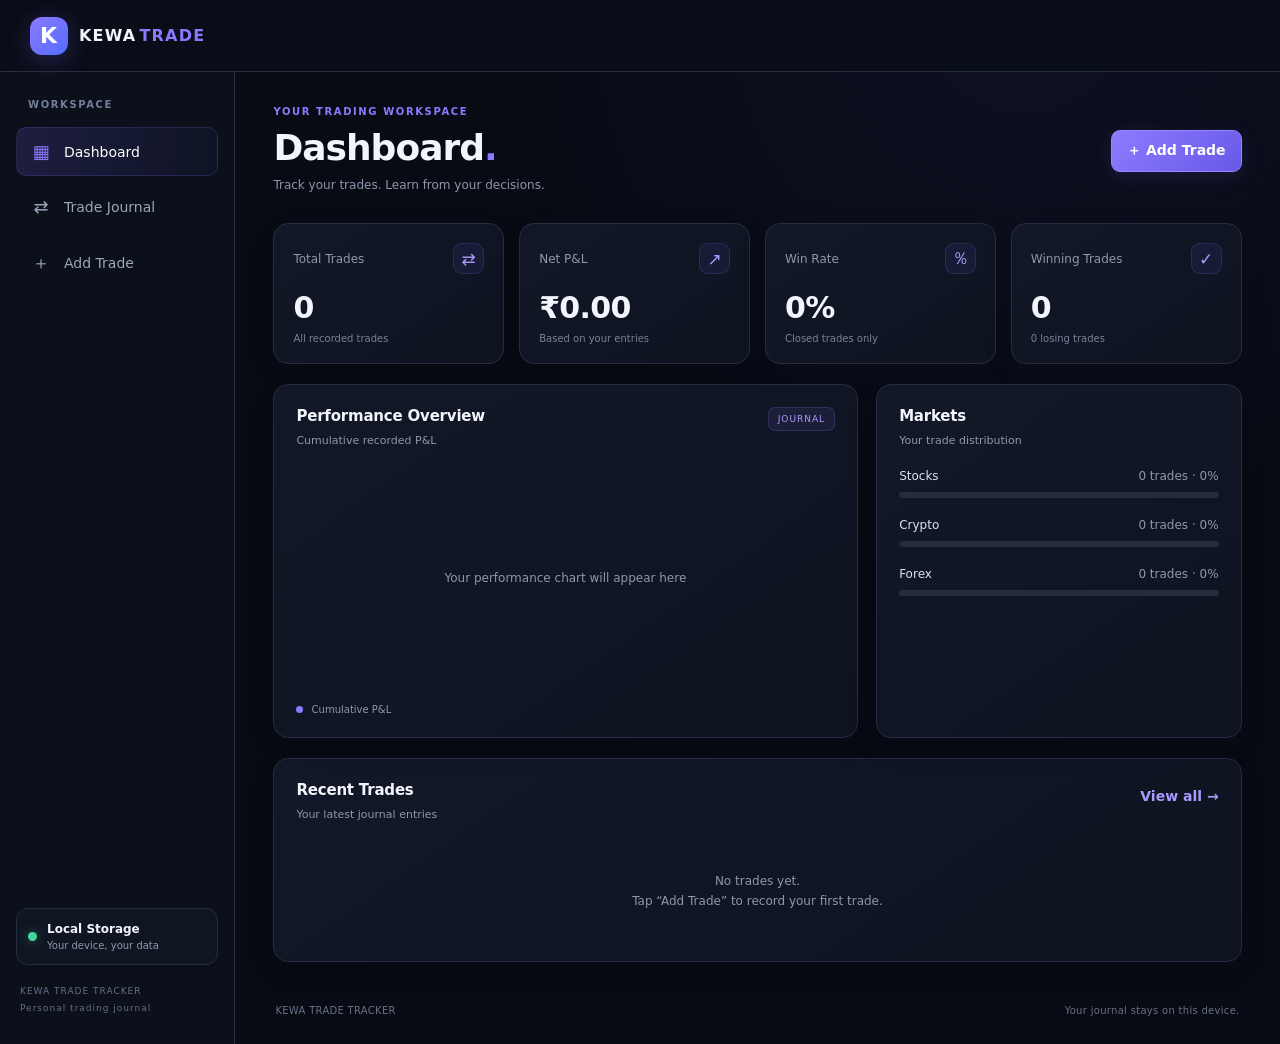
<file: index.html>
<!DOCTYPE html>
<html lang="en">
<head>
  <meta charset="UTF-8">
  <meta name="viewport" content="width=device-width, initial-scale=1.0">
  <meta name="theme-color" content="#080b14">
  <title>Kewa Trade Tracker</title>
  <link rel="stylesheet" href="./style.css">
  <link rel="manifest" href="./manifest.json">
<meta name="theme-color" content="#080812">
</head>
  <script>
  if ("serviceWorker" in navigator) {
    window.addEventListener("load", () => {
      navigator.serviceWorker.register("./sw.js")
        .catch((error) => {
          console.error("Service worker error:", error);
        });
    });
  }
  </script>
<body>

  <div class="app-shell">
    <header class="topbar">
      <a href="#dashboard" class="brand" data-page="dashboard">
        <span class="brand-icon">K</span>
        <span>KEWA<span class="brand-light">TRADE</span></span>
      </a>

      <button class="menu-btn" id="menuBtn" type="button"
        aria-label="Toggle navigation">☰</button>
    </header>

    <div class="layout">
      <aside class="sidebar" id="sidebar">
        <div class="side-label">WORKSPACE</div>

        <button class="nav-btn active" data-page="dashboard">
          <span>▦</span> Dashboard
        </button>
        <button class="nav-btn" data-page="trades">
          <span>⇄</span> Trade Journal
        </button>
        <button class="nav-btn" data-page="addTrade">
          <span>＋</span> Add Trade
        </button>

        <div class="sidebar-bottom">
          <div class="storage-card">
            <span class="status-dot"></span>
            <div>
              <strong>Local Storage</strong>
              <small>Your device, your data</small>
            </div>
          </div>
          <p class="side-note">KEWA TRADE TRACKER<br>Personal trading journal</p>
        </div>
      </aside>

      <main class="main-content">
        <section class="page active" id="dashboardPage">
          <div class="page-heading">
            <div>
              <div class="eyebrow">YOUR TRADING WORKSPACE</div>
              <h1>Dashboard<span class="heading-dot">.</span></h1>
              <p class="muted">Track your trades. Learn from your decisions.</p>
            </div>
            <button class="primary-btn" data-page="addTrade">＋ Add Trade</button>
          </div>

          <div class="stats-grid">
            <article class="stat-card">
              <div class="stat-top">
                <span>Total Trades</span><span class="stat-icon">⇄</span>
              </div>
              <div class="stat-value" id="totalTrades">0</div>
              <div class="stat-caption">All recorded trades</div>
            </article>

            <article class="stat-card">
              <div class="stat-top">
                <span>Net P&amp;L</span><span class="stat-icon">↗</span>
              </div>
              <div class="stat-value" id="netPnl">₹0.00</div>
              <div class="stat-caption">Based on your entries</div>
            </article>

            <article class="stat-card">
              <div class="stat-top">
                <span>Win Rate</span><span class="stat-icon">％</span>
              </div>
              <div class="stat-value" id="winRate">0%</div>
              <div class="stat-caption">Closed trades only</div>
            </article>

            <article class="stat-card">
              <div class="stat-top">
                <span>Winning Trades</span><span class="stat-icon">✓</span>
              </div>
              <div class="stat-value" id="winningTrades">0</div>
              <div class="stat-caption" id="losingCaption">0 losing trades</div>
            </article>
          </div>

          <div class="content-grid">
            <article class="panel">
              <div class="panel-heading">
                <div>
                  <h2>Performance Overview</h2>
                  <p class="muted">Cumulative recorded P&amp;L</p>
                </div>
                <span class="mini-badge">JOURNAL</span>
              </div>
              <div class="chart-wrap">
                <canvas id="performanceChart" aria-label="Trade performance chart"></canvas>
              </div>
              <div class="chart-legend">
                <span><i class="legend-dot"></i> Cumulative P&amp;L</span>
              </div>
            </article>

            <article class="panel">
              <div class="panel-heading">
                <div>
                  <h2>Markets</h2>
                  <p class="muted">Your trade distribution</p>
                </div>
              </div>
              <div id="marketBreakdown" class="market-list">
                <div class="empty-small">Your market breakdown will appear here.</div>
              </div>
            </article>
          </div>

          <article class="panel recent-panel">
            <div class="panel-heading">
              <div>
                <h2>Recent Trades</h2>
                <p class="muted">Your latest journal entries</p>
              </div>
              <button class="text-btn" data-page="trades">View all →</button>
            </div>
            <div id="recentTrades" class="trade-list"></div>
          </article>
        </section>

        <section class="page" id="tradesPage">
          <div class="page-heading">
            <div>
              <div class="eyebrow">YOUR RECORDS</div>
              <h1>Trade Journal<span class="heading-dot">.</span></h1>
              <p class="muted">Review and manage your manual entries.</p>
            </div>
            <button class="primary-btn" data-page="addTrade">＋ Add Trade</button>
          </div>

          <article class="panel">
            <div class="filters">
              <input id="searchTrades" type="search" placeholder="Search symbol..."
                aria-label="Search trades">
              <select id="filterMarket" aria-label="Filter by market">
                <option value="all">All markets</option>
                <option value="Stocks">Stocks</option>
                <option value="Crypto">Crypto</option>
                <option value="Forex">Forex</option>
              </select>
              <select id="filterResult" aria-label="Filter by result">
                <option value="all">All results</option>
                <option value="win">Winning</option>
                <option value="loss">Losing</option>
                <option value="open">Open</option>
              </select>
            </div>
            <div id="allTrades" class="trade-list"></div>
          </article>

          <article class="panel backup-panel">
            <div>
              <h2>Data Backup</h2>
              <p class="muted">Export a JSON backup of your journal.</p>
            </div>
            <div class="backup-actions">
              <button class="secondary-btn" id="exportBtn">Export Backup</button>
              <button class="secondary-btn" id="importBtn">Import Backup</button>
              <input type="file" id="importFile" accept=".json,application/json" hidden>
            </div>
          </article>
        </section>

        <section class="page" id="addTradePage">
          <div class="page-heading">
            <div>
              <div class="eyebrow">MANUAL ENTRY</div>
              <h1 id="formHeading">Add Trade<span class="heading-dot">.</span></h1>
              <p class="muted">Record a trade in your personal journal.</p>
            </div>
          </div>

          <form id="tradeForm" class="panel trade-form">
            <input type="hidden" id="tradeId">

            <div class="form-section-title">TRADE DETAILS</div>

            <div class="form-grid">
              <label>
                Market
                <select id="market" required>
                  <option value="Stocks">Stocks</option>
                  <option value="Crypto">Crypto</option>
                  <option value="Forex">Forex</option>
                </select>
              </label>

              <label>
                Symbol / Asset
                <input id="symbol" type="text" placeholder="e.g. RELIANCE, BTCUSDT, EURUSD" required maxlength="30">
              </label>

              <label>
                Direction
                <select id="direction" required>
                  <option value="Long">Long / Buy</option>
                  <option value="Short">Short / Sell</option>
                </select>
              </label>

              <label>
                Status
                <select id="status" required>
                  <option value="Closed">Closed</option>
                  <option value="Open">Open</option>
                </select>
              </label>

              <label>
                Entry Price
                <input id="entryPrice" type="number" min="0" step="any" placeholder="0.00" required>
              </label>

              <label>
                Exit Price
                <input id="exitPrice" type="number" min="0" step="any" placeholder="Required for closed trades">
              </label>

              <label>
                Quantity / Units
                <input id="quantity" type="number" min="0.00000001" step="any" placeholder="1" required>
              </label>

              <label>
                Fees (optional)
                <input id="fees" type="number" min="0" step="any" value="0">
              </label>

              <label>
                Trade Date
                <input id="tradeDate" type="date" required>
              </label>

              <label>
                Currency
                <select id="currency" required>
                  <option value="INR">INR (₹)</option>
                  <option value="USD">USD ($)</option>
                  <option value="EUR">EUR (€)</option>
                  <option value="GBP">GBP (£)</option>
                  <option value="USDT">USDT</option>
                </select>
              </label>
            </div>

            <label class="full-label">
              Notes / Strategy
              <textarea id="notes" rows="4" maxlength="1000"
                placeholder="Why did you enter? What did you learn?"></textarea>
            </label>

            <div class="pnl-preview">
              <span>Estimated net P&amp;L</span>
              <strong id="pnlPreview">₹0.00</strong>
              <small>Calculated from entry, exit, quantity and fees. Open trades show ₹0 until closed.</small>
            </div>

            <div class="form-actions">
              <button type="button" class="secondary-btn" id="cancelEditBtn">Cancel</button>
              <button type="submit" class="primary-btn" id="saveTradeBtn">Save Trade</button>
            </div>
          </form>
        </section>

        <footer class="footer">
          <span>KEWA TRADE TRACKER</span>
          <span>Your journal stays on this device.</span>
        </footer>
      </main>
    </div>
  </div>

  <div class="toast" id="toast" role="status" aria-live="polite"></div>

  <script src="./script.js"></script>
</body>
</html>
</file>
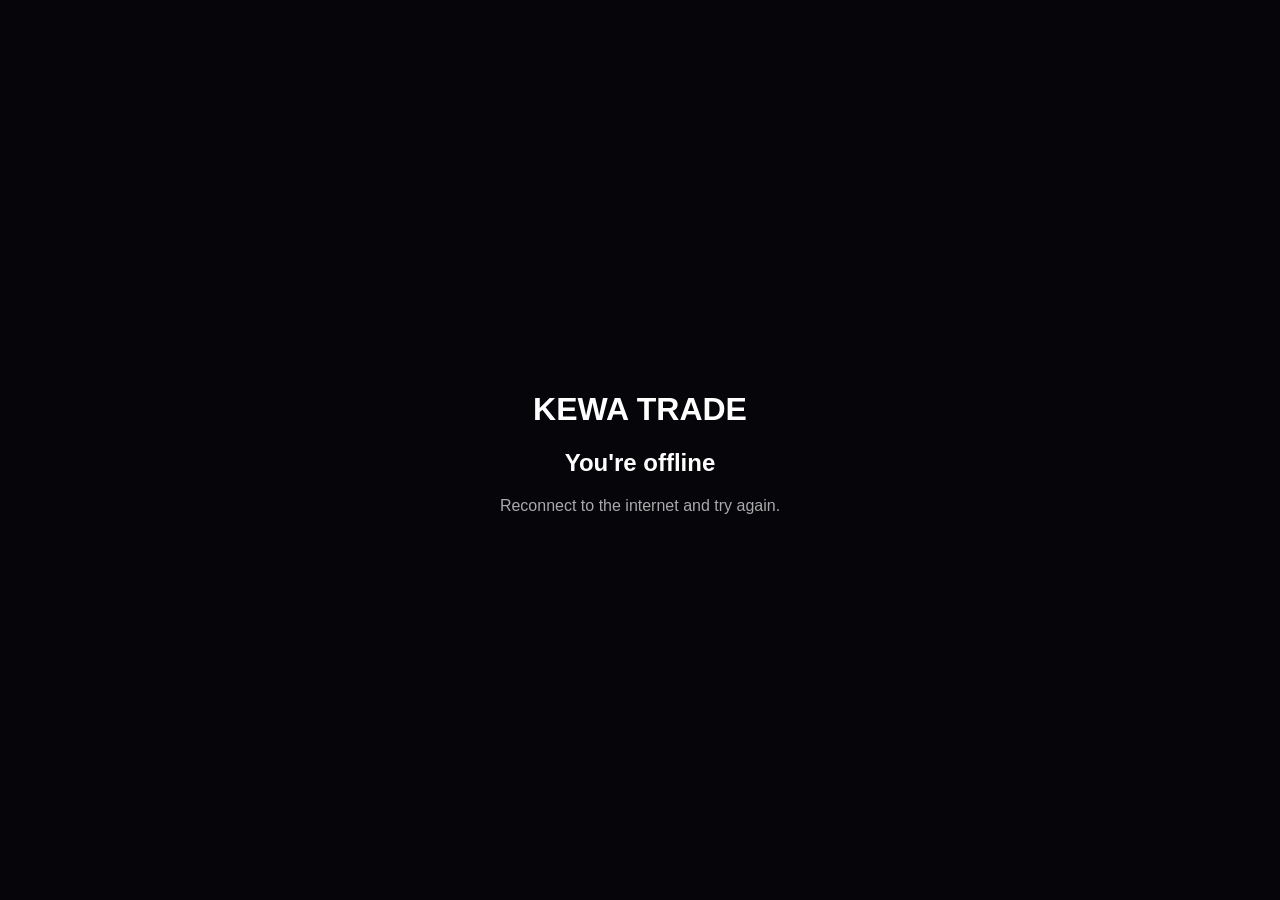
<file: offline.html>
<!DOCTYPE html>
<html lang="en">
<head>
  <meta charset="UTF-8">
  <meta name="viewport" content="width=device-width, initial-scale=1">
  <meta name="theme-color" content="#080812">
  <title>Kewa Trade Tracker - Offline</title>
  <style>
    body {
      margin: 0;
      min-height: 100vh;
      display: grid;
      place-items: center;
      background: #05050a;
      color: white;
      font-family: Arial, sans-serif;
      text-align: center;
    }
    main { padding: 24px; }
    p { color: #aaa; }
  </style>
</head>
<body>
  <main>
    <h1>KEWA TRADE</h1>
    <h2>You're offline</h2>
    <p>Reconnect to the internet and try again.</p>
  </main>
</body>
</html>
</file>
<file: style.css>
:root {
  --bg: #080b14;
  --surface: #101522;
  --surface2: #151c2c;
  --border: #252e40;
  --text: #f2f5fc;
  --muted: #8d98ad;
  --purple: #8b7aff;
  --blue: #6595ff;
  --green: #45d6a0;
  --red: #ff7185;
}

* {
  box-sizing: border-box;
  margin: 0;
  padding: 0;
}

html {
  scroll-behavior: smooth;
  color-scheme: dark;
}

body {
  min-height: 100vh;
  background:
    radial-gradient(ellipse at 80% 0%, #22204b44, transparent 36%),
    var(--bg);
  color: var(--text);
  font-family: system-ui, -apple-system, sans-serif;
  font-size: 14px;
}

button, input, select, textarea {
  font: inherit;
}

button {
  cursor: pointer;
}

button:focus-visible, input:focus-visible,
select:focus-visible, textarea:focus-visible {
  outline: 2px solid var(--purple);
  outline-offset: 3px;
}

button:disabled {
  opacity: .55;
  cursor: not-allowed;
}

.app-shell {
  min-height: 100vh;
}

.topbar {
  height: 72px;
  padding: 0 30px;
  display: flex;
  align-items: center;
  justify-content: space-between;
  border-bottom: 1px solid var(--border);
  background: #0b0e18ee;
  position: sticky;
  top: 0;
  z-index: 20;
  backdrop-filter: blur(14px);
}

.brand {
  display: inline-flex;
  align-items: center;
  gap: 11px;
  color: var(--text);
  text-decoration: none;
  font-size: 16px;
  font-weight: 850;
  letter-spacing: 1.2px;
}

.brand-icon {
  display: grid;
  place-items: center;
  width: 38px;
  height: 38px;
  border-radius: 12px;
  color: white;
  font-size: 22px;
  background: linear-gradient(135deg, #8b7aff, #536dff);
  box-shadow: 0 5px 24px #7665ff44;
}

.brand-light {
  color: var(--purple);
  margin-left: 3px;
}

.menu-btn {
  display: none;
  border: 1px solid var(--border);
  color: var(--text);
  background: var(--surface);
  border-radius: 10px;
  padding: 9px 12px;
  font-size: 20px;
}

.layout {
  display: flex;
  min-height: calc(100vh - 72px);
}

.sidebar {
  width: 235px;
  flex: 0 0 235px;
  padding: 27px 16px;
  display: flex;
  flex-direction: column;
  border-right: 1px solid var(--border);
  background: #0c101b;
}

.side-label, .eyebrow, .form-section-title {
  font-size: 10px;
  letter-spacing: 1.6px;
  font-weight: 800;
  color: #737f98;
}

.side-label {
  padding: 0 12px;
  margin-bottom: 17px;
}

.nav-btn {
  width: 100%;
  display: flex;
  align-items: center;
  gap: 13px;
  padding: 13px 14px;
  border: 1px solid transparent;
  background: transparent;
  color: #9ba6bb;
  border-radius: 10px;
  text-align: left;
  margin-bottom: 6px;
  transition: .2s ease;
}

.nav-btn span {
  width: 20px;
  text-align: center;
  font-size: 18px;
}

.nav-btn:hover, .nav-btn.active {
  color: #fff;
  background: linear-gradient(100deg, #7968ff2a, #536dff0b);
  border-color: #7168db35;
}

.nav-btn.active span {
  color: var(--purple);
}

.sidebar-bottom {
  margin-top: auto;
  padding-top: 35px;
}

.storage-card {
  display: flex;
  align-items: center;
  gap: 10px;
  border: 1px solid var(--border);
  background: var(--surface);
  border-radius: 12px;
  padding: 13px 11px;
}

.status-dot {
  width: 9px;
  height: 9px;
  flex-shrink: 0;
  border-radius: 50%;
  background: var(--green);
  box-shadow: 0 0 12px #45d6a077;
}

.storage-card strong, .storage-card small {
  display: block;
}

.storage-card strong {
  font-size: 12px;
}

.storage-card small {
  font-size: 10px;
  color: var(--muted);
  margin-top: 4px;
}

.side-note {
  margin: 18px 4px 0;
  font-size: 9px;
  line-height: 1.9;
  letter-spacing: 1px;
  color: #657087;
}

.main-content {
  flex: 1;
  min-width: 0;
  max-width: 1600px;
  padding: 34px clamp(16px, 3vw, 42px) 20px;
  margin: 0 auto;
}

.page {
  display: none;
}

.page.active {
  display: block;
  animation: appear .22s ease;
}

@keyframes appear {
  from { opacity: 0; transform: translateY(5px); }
  to { opacity: 1; transform: translateY(0); }
}

.page-heading {
  display: flex;
  justify-content: space-between;
  align-items: center;
  gap: 18px;
  margin-bottom: 28px;
}

.eyebrow {
  margin-bottom: 9px;
  color: var(--purple);
}

h1 {
  font-size: clamp(27px, 4vw, 36px);
  line-height: 1.2;
  letter-spacing: -1px;
}

.heading-dot {
  color: var(--purple);
}

.muted {
  color: var(--muted);
  line-height: 1.6;
  margin-top: 7px;
  font-size: 12px;
}

.primary-btn, .secondary-btn, .text-btn {
  border-radius: 9px;
  padding: 11px 15px;
  font-weight: 700;
  transition: .2s ease;
}

.primary-btn {
  border: 1px solid #9587ff;
  background: linear-gradient(135deg, #8d7cff, #6759e8);
  color: white;
  box-shadow: 0 5px 20px #7766ff20;
}

.primary-btn:hover {
  filter: brightness(1.12);
  transform: translateY(-1px);
}

.secondary-btn {
  border: 1px solid var(--border);
  background: var(--surface2);
  color: var(--text);
}

.secondary-btn:hover {
  border-color: var(--purple);
}

.text-btn {
  padding: 7px 0;
  border: 0;
  background: transparent;
  color: #a89cff;
}

.stats-grid {
  display: grid;
  grid-template-columns: repeat(4, minmax(0, 1fr));
  gap: 15px;
  margin-bottom: 20px;
}

.stat-card, .panel {
  border: 1px solid var(--border);
  border-radius: 15px;
  background: linear-gradient(145deg, #121827, #0e1320);
  box-shadow: 0 10px 35px #00000012;
}

.stat-card {
  padding: 19px;
  min-width: 0;
}

.stat-top {
  display: flex;
  align-items: center;
  justify-content: space-between;
  gap: 8px;
  color: var(--muted);
  font-size: 12px;
}

.stat-icon {
  display: grid;
  place-items: center;
  width: 31px;
  height: 31px;
  flex-shrink: 0;
  border: 1px solid #8272ff30;
  background: #7968ff15;
  color: #a89cff;
  border-radius: 9px;
  font-size: 17px;
}

.stat-value {
  margin-top: 16px;
  font-size: clamp(22px, 2.7vw, 30px);
  font-weight: 800;
  letter-spacing: -.7px;
  overflow-wrap: anywhere;
}

.stat-caption {
  color: #77839a;
  font-size: 10px;
  margin-top: 8px;
}

.positive {
  color: var(--green) !important;
}

.negative {
  color: var(--red) !important;
}

.content-grid {
  display: grid;
  grid-template-columns: minmax(0, 1.6fr) minmax(240px, 1fr);
  gap: 18px;
  margin-bottom: 20px;
}

.panel {
  padding: 22px;
  margin-bottom: 20px;
  min-width: 0;
}

.content-grid .panel {
  margin-bottom: 0;
}

.panel-heading {
  display: flex;
  align-items: flex-start;
  justify-content: space-between;
  gap: 12px;
  margin-bottom: 19px;
}

.panel-heading h2, .backup-panel h2 {
  font-size: 15px;
  letter-spacing: -.2px;
}

.panel-heading .muted {
  font-size: 11px;
}

.mini-badge {
  padding: 6px 9px;
  border-radius: 7px;
  background: #8b7aff17;
  border: 1px solid #8b7aff30;
  color: #a99cff;
  font-size: 9px;
  letter-spacing: 1px;
}

.chart-wrap {
  position: relative;
  height: 225px;
  width: 100%;
}

#performanceChart {
  display: block;
  width: 100%;
  height: 100%;
}

.chart-legend {
  margin-top: 10px;
  color: var(--muted);
  font-size: 10px;
}

.legend-dot {
  display: inline-block;
  width: 7px;
  height: 7px;
  border-radius: 50%;
  background: var(--purple);
  margin-right: 5px;
}

.market-list {
  display: flex;
  flex-direction: column;
  gap: 20px;
}

.market-row-top {
  display: flex;
  justify-content: space-between;
  gap: 10px;
  margin-bottom: 9px;
  font-size: 12px;
}

.market-name {
  color: #dce2f0;
}

.market-count {
  color: var(--muted);
}

.progress-track {
  height: 6px;
  overflow: hidden;
  border-radius: 20px;
  background: #252c3e;
}

.progress-fill {
  height: 100%;
  border-radius: inherit;
  background: linear-gradient(90deg, #7968ff, #58a2ff);
}

.empty-small, .empty-state {
  color: var(--muted);
  text-align: center;
  padding: 28px 12px;
  font-size: 12px;
  line-height: 1.7;
}

.trade-list {
  display: flex;
  flex-direction: column;
  gap: 10px;
}

.trade-item {
  display: grid;
  grid-template-columns: minmax(0, 1fr) auto auto;
  align-items: center;
  gap: 16px;
  padding: 14px;
  border: 1px solid #273044;
  background: #111725;
  border-radius: 11px;
}

.trade-main {
  min-width: 0;
}

.trade-symbol {
  font-size: 13px;
  font-weight: 800;
  overflow-wrap: anywhere;
}

.trade-meta {
  margin-top: 6px;
  color: var(--muted);
  font-size: 10px;
  line-height: 1.6;
}

.trade-pnl {
  text-align: right;
  font-weight: 800;
  white-space: nowrap;
}

.trade-pnl small {
  display: block;
  color: var(--muted);
  font-size: 10px;
  font-weight: 500;
  margin-top: 4px;
}

.trade-actions {
  display: flex;
  gap: 6px;
}

.icon-btn {
  border: 1px solid var(--border);
  background: #171e2e;
  color: #c6cde0;
  border-radius: 7px;
  padding: 7px 9px;
  font-size: 11px;
}

.icon-btn:hover {
  border-color: var(--purple);
}

.icon-btn.delete:hover {
  border-color: var(--red);
  color: var(--red);
}

.pill {
  display: inline-block;
  border-radius: 5px;
  padding: 4px 6px;
  font-size: 9px;
  font-weight: 700;
  margin-top: 6px;
  background: #252c3e;
  color: #c2cce0;
}

.pill.win {
  background: #45d6a015;
  color: var(--green);
}

.pill.loss {
  background: #ff718515;
  color: var(--red);
}

.pill.open {
  background: #8b7aff18;
  color: #b1a5ff;
}

.filters {
  display: grid;
  grid-template-columns: minmax(0, 1fr) 170px 150px;
  gap: 10px;
  margin-bottom: 20px;
}

input, select, textarea {
  width: 100%;
  min-width: 0;
  color: var(--text);
  background: #0b101c;
  border: 1px solid #2b354a;
  border-radius: 9px;
  padding: 12px;
}

input::placeholder, textarea::placeholder {
  color: #67738b;
}

select {
  cursor: pointer;
}

.backup-panel {
  display: flex;
  align-items: center;
  justify-content: space-between;
  gap: 18px;
}

.backup-actions {
  display: flex;
  flex-wrap: wrap;
  gap: 8px;
}

.trade-form {
  max-width: 920px;
}

.form-section-title {
  padding-bottom: 14px;
  margin-bottom: 19px;
  border-bottom: 1px solid var(--border);
}

.form-grid {
  display: grid;
  grid-template-columns: repeat(2, minmax(0, 1fr));
  gap: 19px 16px;
}

.form-grid label, .full-label {
  display: flex;
  flex-direction: column;
  gap: 9px;
  color: #bfc8da;
  font-size: 12px;
  font-weight: 650;
}

.full-label {
  margin-top: 20px;
}

textarea {
  resize: vertical;
  line-height: 1.6;
}

.pnl-preview {
  margin-top: 23px;
  padding: 17px;
  display: flex;
  flex-direction: column;
  gap: 7px;
  border: 1px solid #8b7aff35;
  background: linear-gradient(100deg, #7968ff12, #111725);
  border-radius: 11px;
}

.pnl-preview span {
  font-size: 12px;
  color: var(--muted);
}

.pnl-preview strong {
  font-size: 25px;
}

.pnl-preview small {
  font-size: 10px;
  color: var(--muted);
  line-height: 1.6;
}

.form-actions {
  display: flex;
  justify-content: flex-end;
  gap: 10px;
  margin-top: 23px;
}

.footer {
  display: flex;
  flex-wrap: wrap;
  justify-content: space-between;
  gap: 10px;
  padding: 23px 2px 8px;
  color: #667187;
  font-size: 10px;
  letter-spacing: .3px;
}

.toast {
  position: fixed;
  z-index: 50;
  left: 50%;
  bottom: 25px;
  transform: translate(-50%, 15px);
  max-width: calc(100% - 30px);
  padding: 12px 18px;
  border: 1px solid #3d4961;
  background: #171e2e;
  color: white;
  border-radius: 10px;
  opacity: 0;
  pointer-events: none;
  transition: .2s ease;
  box-shadow: 0 12px 35px #0007;
}

.toast.show {
  opacity: 1;
  transform: translate(-50%, 0);
}

@media (max-width: 1100px) {
  .stats-grid {
    grid-template-columns: repeat(2, minmax(0, 1fr));
  }

  .content-grid {
    grid-template-columns: 1fr;
  }
}

@media (max-width: 700px) {
  .topbar {
    height: 62px;
    padding: 0 16px;
  }

  .brand {
    font-size: 14px;
  }

  .brand-icon {
    width: 34px;
    height: 34px;
  }

  .menu-btn {
    display: block;
  }

  .layout {
    min-height: calc(100vh - 62px);
  }

  .sidebar {
    position: fixed;
    top: 62px;
    bottom: 0;
    left: 0;
    width: 250px;
    z-index: 15;
    transform: translateX(-105%);
    transition: transform .22s ease;
    box-shadow: 15px 0 40px #0005;
  }

  .sidebar.open {
    transform: translateX(0);
  }

  .main-content {
    width: 100%;
    padding: 25px 14px 18px;
  }

  .page-heading {
    align-items: flex-start;
    flex-direction: column;
    margin-bottom: 21px;
  }

  .page-heading > .primary-btn {
    width: 100%;
  }

  .stats-grid {
    gap: 10px;
  }

  .stat-card {
    padding: 14px;
  }

  .stat-top {
    font-size: 11px;
  }

  .stat-icon {
    width: 27px;
    height: 27px;
  }

  .stat-value {
    font-size: 23px;
    margin-top: 12px;
  }

  .panel {
    padding: 16px;
    border-radius: 12px;
  }

  .chart-wrap {
    height: 190px;
  }

  .filters {
    grid-template-columns: 1fr 1fr;
  }

  .filters input {
    grid-column: 1 / -1;
  }

  .trade-item {
    grid-template-columns: minmax(0, 1fr) auto;
    gap: 12px;
  }

  .trade-actions {
    grid-column: 1 / -1;
    justify-content: flex-end;
  }

  .trade-pnl {
    font-size: 12px;
  }

  .form-grid {
    grid-template-columns: 1fr;
    gap: 15px;
  }

  .backup-panel {
    align-items: stretch;
    flex-direction: column;
  }

  .backup-actions > button {
    flex: 1;
  }

  .footer {
    flex-direction: column;
  }
}

@media (max-width: 360px) {
  .stats-grid {
    grid-template-columns: 1fr;
  }

  .filters {
    grid-template-columns: 1fr;
  }

  .filters input {
    grid-column: auto;
  }
}

@media (prefers-reduced-motion: reduce) {
  *, *::before, *::after {
    scroll-behavior: auto !important;
    animation-duration: .01ms !important;
    transition-duration: .01ms !important;
  }
}
</file>
